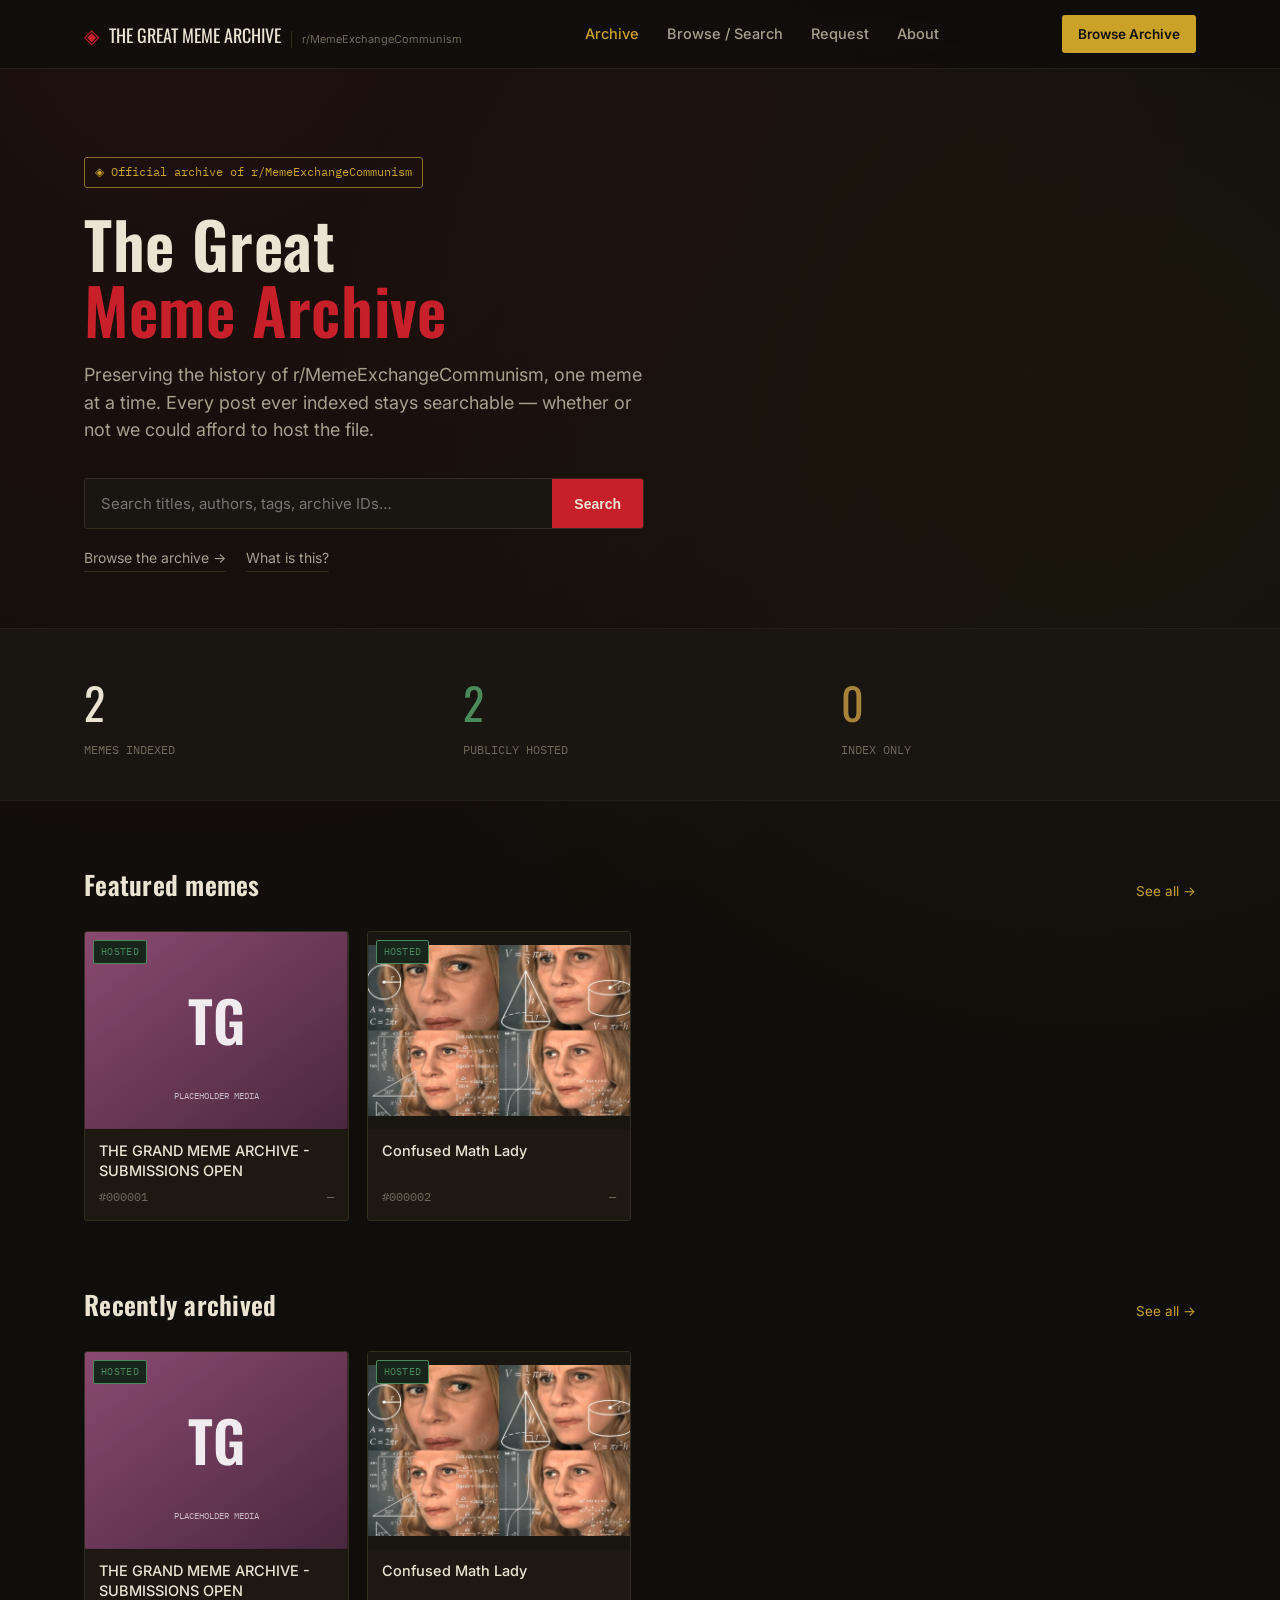
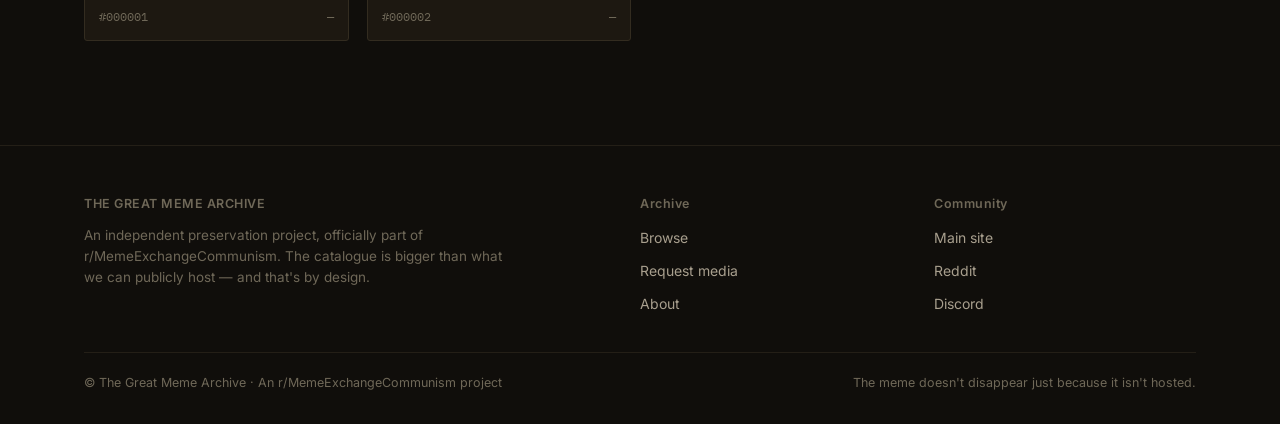
<file: index.html>
<!DOCTYPE html>
<html lang="en">
<head>
<meta charset="UTF-8">
<meta name="viewport" content="width=device-width, initial-scale=1.0">
<title>The Great Meme Archive — an r/MemeExchangeCommunism project</title>
<meta name="description" content="Preserving the history of r/MemeExchangeCommunism, one meme at a time. Search the complete catalogue — hosted or not.">
<link rel="stylesheet" href="assets/css/style.css">
</head>
<body>

<nav class="site-nav">
  <div class="container">
    <a class="brand" href="index.html">
      <span class="brand-mark">◈</span> THE GREAT MEME ARCHIVE
      <span class="brand-sub">r/MemeExchangeCommunism</span>
    </a>
    <div class="nav-links">
      <a href="index.html" data-page="index.html" class="active">Archive</a>
      <a href="browse.html" data-page="browse.html">Browse / Search</a>
      <a href="request.html" data-page="request.html">Request</a>
      <a href="about.html" data-page="about.html">About</a>
    </div>
    <a class="nav-cta" href="browse.html">Browse Archive</a>
  </div>
</nav>

<header class="hero">
  <div class="container">
    <div class="hero-kicker">◈ Official archive of r/MemeExchangeCommunism</div>
    <h1>The Great<br><span class="accent">Meme Archive</span></h1>
    <p class="lede">Preserving the history of r/MemeExchangeCommunism, one meme at a time. Every post ever indexed stays searchable — whether or not we could afford to host the file.</p>

    <form class="hero-search" onsubmit="event.preventDefault(); location.href = 'browse.html?q=' + encodeURIComponent(this.q.value);">
      <input type="text" name="q" placeholder="Search titles, authors, tags, archive IDs…" autocomplete="off">
      <button type="submit">Search</button>
    </form>
    <div class="hero-actions">
      <a href="browse.html">Browse the archive →</a>
      <a href="about.html">What is this?</a>
    </div>
  </div>
</header>

<section class="stats-strip">
  <div class="container">
    <div class="stats-row" id="stats-row"><!-- filled by JS --></div>
  </div>
</section>

<section class="section">
  <div class="container">
    <div class="section-head">
      <h2>Featured memes</h2>
      <a class="see-all" href="browse.html?sort=score">See all →</a>
    </div>
    <div class="card-grid" id="featured-grid"></div>
  </div>
</section>

<section class="section" style="padding-top:0;">
  <div class="container">
    <div class="section-head">
      <h2>Recently archived</h2>
      <a class="see-all" href="browse.html?sort=recent">See all →</a>
    </div>
    <div class="card-grid" id="recent-grid"></div>
  </div>
</section>

<footer class="site-footer">
  <div class="container">
    <div class="footer-grid">
      <div>
        <h4>THE GREAT MEME ARCHIVE</h4>
        <p class="footer-note">An independent preservation project, officially part of r/MemeExchangeCommunism. The catalogue is bigger than what we can publicly host — and that's by design.</p>
      </div>
      <div>
        <h4>Archive</h4>
        <ul>
          <li><a href="browse.html">Browse</a></li>
          <li><a href="request.html">Request media</a></li>
          <li><a href="about.html">About</a></li>
        </ul>
      </div>
      <div>
        <h4>Community</h4>
        <ul>
          <li><a href="https://royalpgytpc.github.io/MemeExchangeCommunism/" target="_blank" rel="noopener">Main site</a></li>
          <li><a href="https://www.reddit.com/r/memeexchangecommunism/" target="_blank" rel="noopener">Reddit</a></li>
          <li><a href="https://discord.gg/Sys5nNmfE7" target="_blank" rel="noopener">Discord</a></li>
        </ul>
      </div>
    </div>
    <div class="footer-bottom">
      <span>© The Great Meme Archive · An r/MemeExchangeCommunism project</span>
      <span>The meme doesn't disappear just because it isn't hosted.</span>
    </div>
  </div>
</footer>

<script src="assets/js/config.js"></script>
<script src="assets/js/data.js"></script>
<script src="assets/js/thumbnails.js"></script>
<script src="assets/js/app.js"></script>
<script>
  const stats = computeStats(ARCHIVE_DATA);
  document.getElementById("stats-row").innerHTML = `
    <div class="stat"><div class="num">${formatNum(stats.total)}</div><div class="label">MEMES INDEXED</div></div>
    <div class="stat"><div class="num hosted-color">${formatNum(stats.hosted)}</div><div class="label">PUBLICLY HOSTED</div></div>
    <div class="stat"><div class="num index-color">${formatNum(stats.indexOnly)}</div><div class="label">INDEX ONLY</div></div>
  `;

  const featured = [...ARCHIVE_DATA].filter(e => e.publicly_hosted)
    .sort((a,b) => (b.score||0) - (a.score||0)).slice(0,3);
  document.getElementById("featured-grid").innerHTML = featured.map(memeCardHTML).join("");

  const recent = [...ARCHIVE_DATA].sort((a,b) => (b.archived_date||"").localeCompare(a.archived_date||"")).slice(0,3);
  document.getElementById("recent-grid").innerHTML = recent.map(memeCardHTML).join("");
</script>
</body>
</html>
</file>
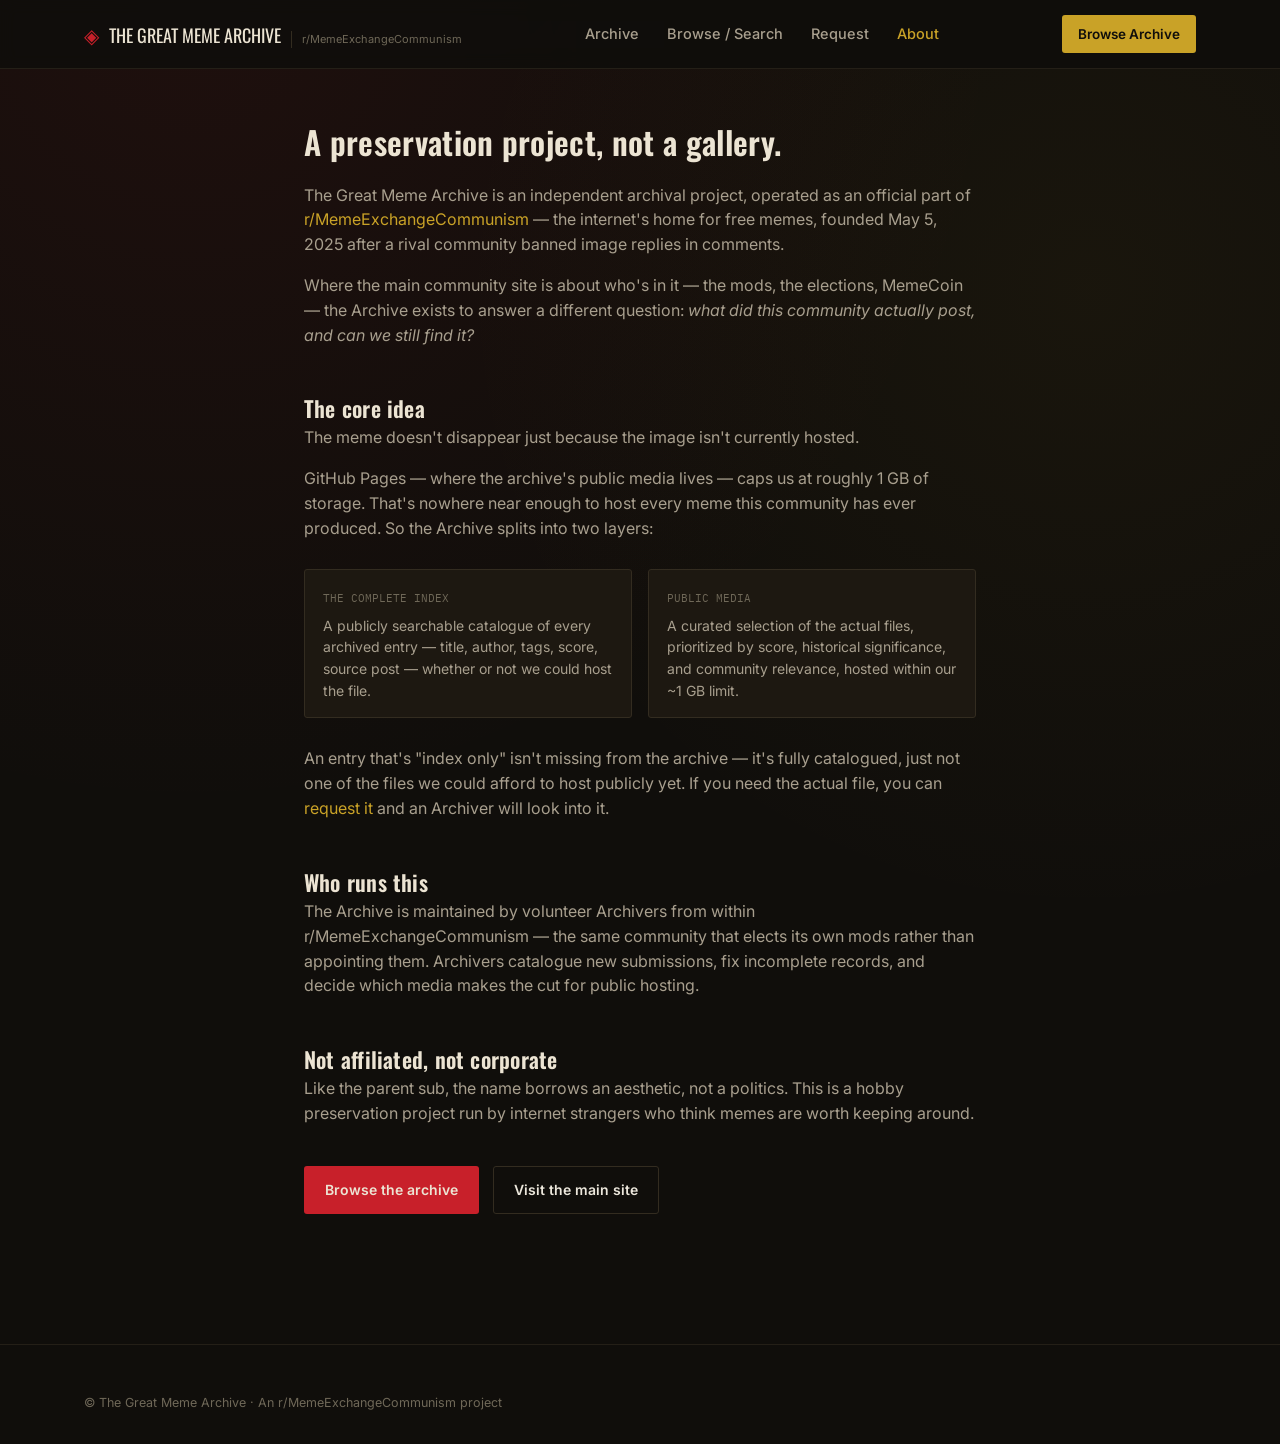
<file: about.html>
<!DOCTYPE html>
<html lang="en">
<head>
<meta charset="UTF-8">
<meta name="viewport" content="width=device-width, initial-scale=1.0">
<title>About — The Great Meme Archive</title>
<link rel="stylesheet" href="assets/css/style.css">
</head>
<body>

<nav class="site-nav">
  <div class="container">
    <a class="brand" href="index.html">
      <span class="brand-mark">◈</span> THE GREAT MEME ARCHIVE
      <span class="brand-sub">r/MemeExchangeCommunism</span>
    </a>
    <div class="nav-links">
      <a href="index.html" data-page="index.html">Archive</a>
      <a href="browse.html" data-page="browse.html">Browse / Search</a>
      <a href="request.html" data-page="request.html">Request</a>
      <a href="about.html" data-page="about.html" class="active">About</a>
    </div>
    <a class="nav-cta" href="browse.html">Browse Archive</a>
  </div>
</nav>

<div class="container" style="padding-top:48px; max-width:720px; padding-bottom:90px;">
  <h1 style="font-size:32px;">A preservation project, not a gallery.</h1>
  <p style="font-size:16px; margin-top:16px;">The Great Meme Archive is an independent archival project, operated as an official part of <a href="https://royalpgytpc.github.io/MemeExchangeCommunism/" target="_blank" rel="noopener" style="color:var(--gold);">r/MemeExchangeCommunism</a> — the internet's home for free memes, founded May 5, 2025 after a rival community banned image replies in comments.</p>

  <p>Where the main community site is about who's in it — the mods, the elections, MemeCoin — the Archive exists to answer a different question: <em>what did this community actually post, and can we still find it?</em></p>

  <h2 style="font-size:22px; margin-top:44px;">The core idea</h2>
  <p>The meme doesn't disappear just because the image isn't currently hosted.</p>
  <p>GitHub Pages — where the archive's public media lives — caps us at roughly 1 GB of storage. That's nowhere near enough to host every meme this community has ever produced. So the Archive splits into two layers:</p>

  <div style="display:grid; grid-template-columns:1fr 1fr; gap:16px; margin:28px 0;">
    <div class="dash-card">
      <div class="label" style="margin-bottom:8px;">THE COMPLETE INDEX</div>
      <p style="margin:0; font-size:14px;">A publicly searchable catalogue of every archived entry — title, author, tags, score, source post — whether or not we could host the file.</p>
    </div>
    <div class="dash-card">
      <div class="label" style="margin-bottom:8px;">PUBLIC MEDIA</div>
      <p style="margin:0; font-size:14px;">A curated selection of the actual files, prioritized by score, historical significance, and community relevance, hosted within our ~1 GB limit.</p>
    </div>
  </div>

  <p>An entry that's "index only" isn't missing from the archive — it's fully catalogued, just not one of the files we could afford to host publicly yet. If you need the actual file, you can <a href="request.html" style="color:var(--gold);">request it</a> and an Archiver will look into it.</p>

  <h2 style="font-size:22px; margin-top:44px;">Who runs this</h2>
  <p>The Archive is maintained by volunteer Archivers from within r/MemeExchangeCommunism — the same community that elects its own mods rather than appointing them. Archivers catalogue new submissions, fix incomplete records, and decide which media makes the cut for public hosting.</p>

  <h2 style="font-size:22px; margin-top:44px;">Not affiliated, not corporate</h2>
  <p>Like the parent sub, the name borrows an aesthetic, not a politics. This is a hobby preservation project run by internet strangers who think memes are worth keeping around.</p>

  <div style="margin-top:40px; display:flex; gap:14px;">
    <a class="btn btn-primary" href="browse.html">Browse the archive</a>
    <a class="btn btn-secondary" href="https://royalpgytpc.github.io/MemeExchangeCommunism/" target="_blank" rel="noopener">Visit the main site</a>
  </div>
</div>

<footer class="site-footer">
  <div class="container footer-bottom" style="border-top:none; margin-top:0; padding-top:0;">
    <span>© The Great Meme Archive · An r/MemeExchangeCommunism project</span>
  </div>
</footer>

<script src="assets/js/app.js"></script>
</body>
</html>
</file>
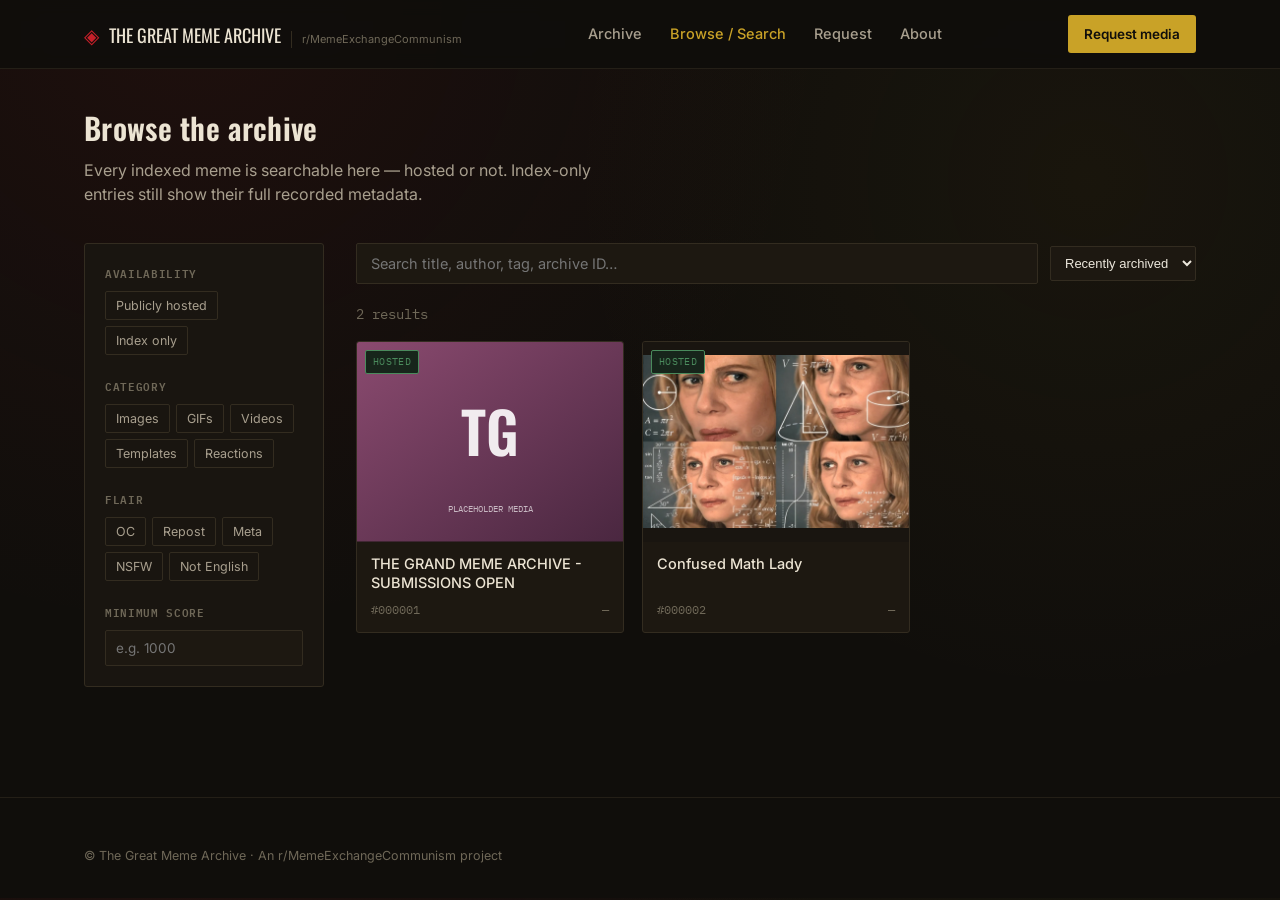
<file: browse.html>
<!DOCTYPE html>
<html lang="en">
<head>
<meta charset="UTF-8">
<meta name="viewport" content="width=device-width, initial-scale=1.0">
<title>Browse — The Great Meme Archive</title>
<link rel="stylesheet" href="assets/css/style.css">
</head>
<body>

<nav class="site-nav">
  <div class="container">
    <a class="brand" href="index.html">
      <span class="brand-mark">◈</span> THE GREAT MEME ARCHIVE
      <span class="brand-sub">r/MemeExchangeCommunism</span>
    </a>
    <div class="nav-links">
      <a href="index.html" data-page="index.html">Archive</a>
      <a href="browse.html" data-page="browse.html" class="active">Browse / Search</a>
      <a href="request.html" data-page="request.html">Request</a>
      <a href="about.html" data-page="about.html">About</a>
    </div>
    <a class="nav-cta" href="request.html">Request media</a>
  </div>
</nav>

<div class="container" style="padding-top:36px;">
  <h1 style="font-size:30px; margin-bottom:6px;">Browse the archive</h1>
  <p style="max-width:560px;">Every indexed meme is searchable here — hosted or not. Index-only entries still show their full recorded metadata.</p>
</div>

<div class="container" style="padding-top:20px; padding-bottom:70px;">
  <div class="browse-layout">

    <aside class="filter-panel">
      <div class="filter-group">
        <h4>AVAILABILITY</h4>
        <div class="filter-options">
          <button class="filter-chip" data-filter="availability" data-value="hosted">Publicly hosted</button>
          <button class="filter-chip" data-filter="availability" data-value="index-only">Index only</button>
        </div>
      </div>

      <div class="filter-group">
        <h4>CATEGORY</h4>
        <div class="filter-options">
          <button class="filter-chip" data-filter="category" data-value="images">Images</button>
          <button class="filter-chip" data-filter="category" data-value="gifs">GIFs</button>
          <button class="filter-chip" data-filter="category" data-value="videos">Videos</button>
          <button class="filter-chip" data-filter="category" data-value="templates">Templates</button>
          <button class="filter-chip" data-filter="category" data-value="reactions">Reactions</button>
        </div>
      </div>

      <div class="filter-group">
        <h4>FLAIR</h4>
        <div class="filter-options">
          <button class="filter-chip" data-filter="flair" data-value="OC">OC</button>
          <button class="filter-chip" data-filter="flair" data-value="Repost">Repost</button>
          <button class="filter-chip" data-filter="flair" data-value="Meta">Meta</button>
          <button class="filter-chip" data-filter="flair" data-value="NSFW">NSFW</button>
          <button class="filter-chip" data-filter="flair" data-value="Not English">Not English</button>
        </div>
      </div>

      <div class="filter-group">
        <h4>MINIMUM SCORE</h4>
        <input type="number" id="min-score" placeholder="e.g. 1000" min="0">
      </div>
    </aside>

    <div>
      <div class="browse-toolbar">
        <input type="text" id="search-input" placeholder="Search title, author, tag, archive ID…"
          style="flex:1; min-width:220px; background:var(--bg-card); border:1px solid var(--border); color:var(--text); padding:11px 14px; border-radius:2px; font-size:14.5px; font-family:var(--body);">
        <select id="sort-select" class="sort-select">
          <option value="recent">Recently archived</option>
          <option value="score">Most upvoted</option>
          <option value="newest">Newest</option>
          <option value="oldest">Oldest</option>
          <option value="id">Archive ID</option>
        </select>
      </div>
      <div class="result-count" id="result-count" style="margin-bottom:16px;"></div>

      <div class="card-grid" id="results-grid"></div>

      <div class="empty-state" id="empty-state" style="display:none;">
        <h3>Nothing matches those filters</h3>
        <p>Try a broader search, or clear a filter. Index-only entries are included in results too — try removing the "Publicly hosted" filter.</p>
      </div>

      <div class="pagination" id="pagination"></div>
    </div>
  </div>
</div>

<footer class="site-footer">
  <div class="container footer-bottom" style="border-top:none; margin-top:0; padding-top:0;">
    <span>© The Great Meme Archive · An r/MemeExchangeCommunism project</span>
  </div>
</footer>

<script src="assets/js/config.js"></script>
<script src="assets/js/data.js"></script>
<script src="assets/js/thumbnails.js"></script>
<script src="assets/js/app.js"></script>
<script src="assets/js/browse.js"></script>
</body>
</html>
</file>
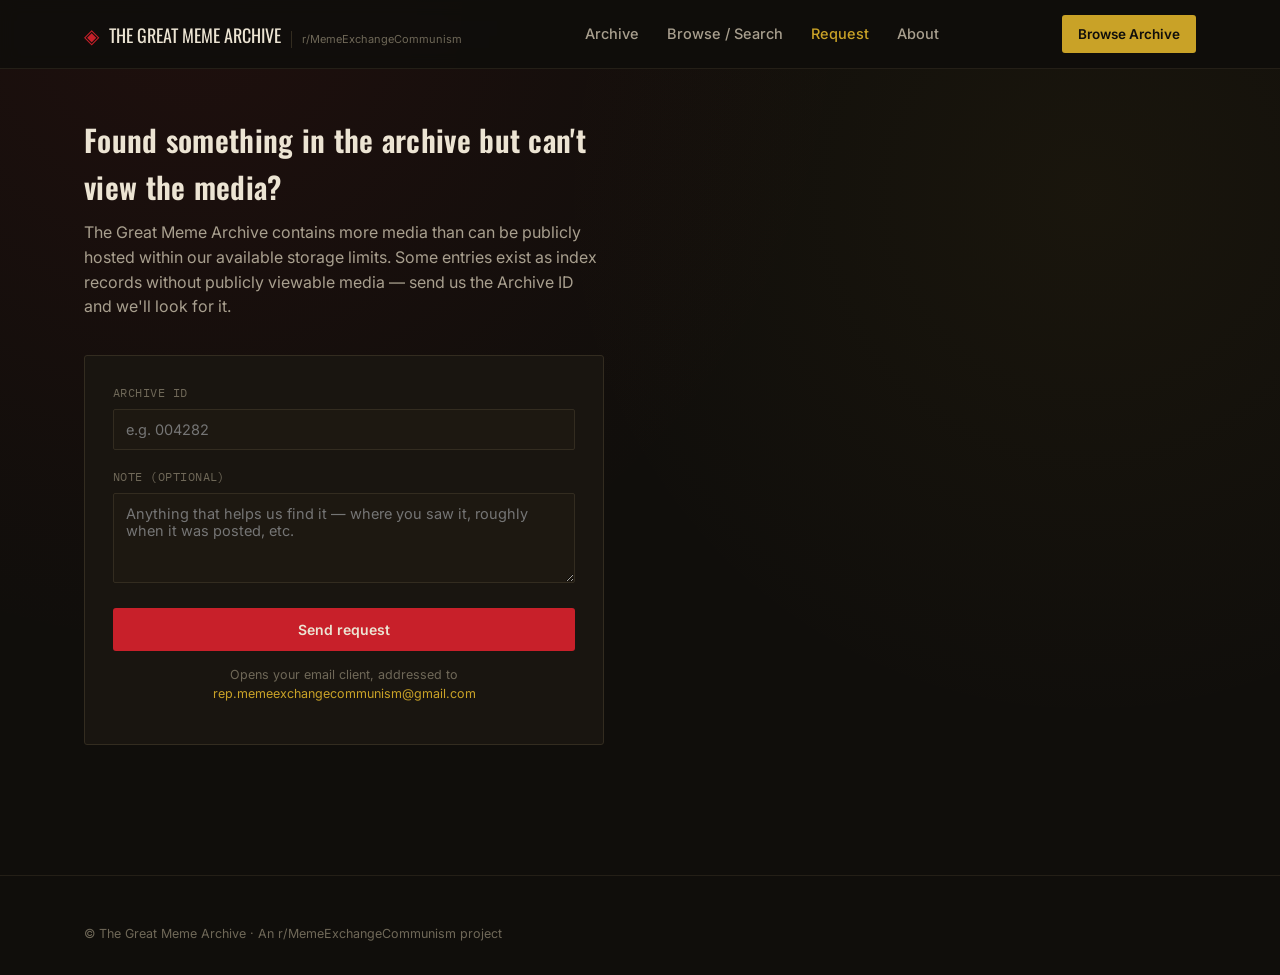
<file: request.html>
<!DOCTYPE html>
<html lang="en">
<head>
<meta charset="UTF-8">
<meta name="viewport" content="width=device-width, initial-scale=1.0">
<title>Request media — The Great Meme Archive</title>
<link rel="stylesheet" href="assets/css/style.css">
</head>
<body>

<nav class="site-nav">
  <div class="container">
    <a class="brand" href="index.html">
      <span class="brand-mark">◈</span> THE GREAT MEME ARCHIVE
      <span class="brand-sub">r/MemeExchangeCommunism</span>
    </a>
    <div class="nav-links">
      <a href="index.html" data-page="index.html">Archive</a>
      <a href="browse.html" data-page="browse.html">Browse / Search</a>
      <a href="request.html" data-page="request.html" class="active">Request</a>
      <a href="about.html" data-page="about.html">About</a>
    </div>
    <a class="nav-cta" href="browse.html">Browse Archive</a>
  </div>
</nav>

<div class="container" style="padding-top:48px; padding-bottom:90px;">
  <h1 style="font-size:30px; max-width:560px;">Found something in the archive but can't view the media?</h1>
  <p style="max-width:520px; margin-top:10px;">The Great Meme Archive contains more media than can be publicly hosted within our available storage limits. Some entries exist as index records without publicly viewable media — send us the Archive ID and we'll look for it.</p>

  <div style="margin-top:36px;">
    <form class="form-panel" id="request-form">
      <div class="notice" id="found-entry" style="display:none;">
        <span id="found-entry-text"></span>
      </div>

      <div class="field">
        <label for="req-id">ARCHIVE ID</label>
        <input type="text" id="req-id" placeholder="e.g. 004282" required>
      </div>

      <div class="field">
        <label for="req-note">NOTE (OPTIONAL)</label>
        <textarea id="req-note" placeholder="Anything that helps us find it — where you saw it, roughly when it was posted, etc."></textarea>
      </div>

      <button type="submit" class="btn btn-primary btn-block">Send request</button>
      <p class="field-hint" style="margin-top:14px; text-align:center;">
        Opens your email client, addressed to <span id="contact-email-display" style="color:var(--gold);"></span>
      </p>
    </form>
  </div>
</div>

<footer class="site-footer">
  <div class="container footer-bottom" style="border-top:none; margin-top:0; padding-top:0;">
    <span>© The Great Meme Archive · An r/MemeExchangeCommunism project</span>
  </div>
</footer>

<script src="assets/js/config.js"></script>
<script src="assets/js/data.js"></script>
<script src="assets/js/app.js"></script>
<script src="assets/js/request.js"></script>
</body>
</html>
</file>
<file: assets/css/style.css>
/* ============================================================
   THE GREAT MEME ARCHIVE — core stylesheet
   Design language: a preservation vault run by
   r/MemeExchangeCommunism. Soviet-red brand carried over from
   the parent site, paired with archival brass/gold and a
   stamped "index card" motif for the one bold moment.
   ============================================================ */

@import url('https://fonts.googleapis.com/css2?family=Oswald:wght@400;500;600;700&family=Inter:wght@400;500;600;700&family=IBM+Plex+Mono:wght@500&display=swap');

:root {
  /* ---- palette ---- */
  --bg: #100e0b;
  --bg-elevated: #191510;
  --bg-card: #1d1811;
  --border: #332c20;
  --border-soft: #241f17;

  --red: #c8202a;
  --red-dim: #7a1a20;
  --gold: #c9a227;
  --gold-dim: #8a712a;
  --paper: #ece4d3;

  --text: #ece7dc;
  --text-dim: #a89f8e;
  --text-faint: #6f6858;

  --hosted: #4a8a5c;
  --hosted-bg: #17251b;
  --index-only: #a8843a;
  --index-only-bg: #241d10;

  /* ---- type ---- */
  --display: 'Oswald', sans-serif;
  --body: 'Inter', sans-serif;
  --mono: 'IBM Plex Mono', monospace;

  --radius: 3px;
}

* { box-sizing: border-box; }
html { scroll-behavior: smooth; }

body {
  margin: 0;
  background: var(--bg);
  background-image:
    radial-gradient(circle at 15% 0%, rgba(200,32,42,0.08), transparent 45%),
    radial-gradient(circle at 85% 20%, rgba(201,162,39,0.05), transparent 40%);
  color: var(--text);
  font-family: var(--body);
  line-height: 1.55;
  -webkit-font-smoothing: antialiased;
}

a { color: inherit; text-decoration: none; }
img { max-width: 100%; display: block; }

h1, h2, h3, h4 {
  font-family: var(--display);
  font-weight: 600;
  letter-spacing: 0.01em;
  margin: 0;
  color: var(--paper);
}

p { margin: 0 0 1em; color: var(--text-dim); }

:focus-visible {
  outline: 2px solid var(--gold);
  outline-offset: 2px;
}

.container {
  max-width: 1160px;
  margin: 0 auto;
  padding: 0 24px;
}

/* ---------------- Nav ---------------- */
.site-nav {
  position: sticky;
  top: 0;
  z-index: 50;
  background: rgba(16,14,11,0.92);
  backdrop-filter: blur(8px);
  border-bottom: 1px solid var(--border-soft);
}
.site-nav .container {
  display: flex;
  align-items: center;
  justify-content: space-between;
  height: 68px;
}
.brand {
  display: flex;
  align-items: baseline;
  gap: 10px;
  font-family: var(--display);
  font-size: 18px;
  color: var(--paper);
  white-space: nowrap;
}
.brand .brand-mark {
  color: var(--red);
  font-size: 20px;
}
.brand .brand-sub {
  font-size: 11px;
  color: var(--text-faint);
  font-family: var(--body);
  border-left: 1px solid var(--border);
  padding-left: 10px;
}
.nav-links {
  display: flex;
  gap: 28px;
  font-size: 14.5px;
  font-weight: 500;
}
.nav-links a { color: var(--text-dim); transition: color .15s; }
.nav-links a:hover, .nav-links a.active { color: var(--paper); }
.nav-links a.active { color: var(--gold); }
.nav-cta {
  font-size: 13.5px;
  font-weight: 600;
  color: var(--bg);
  background: var(--gold);
  padding: 9px 16px;
  border-radius: var(--radius);
}
.nav-toggle { display: none; }

@media (max-width: 760px) {
  .nav-links { display: none; }
  .nav-toggle {
    display: block;
    background: none; border: 1px solid var(--border);
    color: var(--paper); padding: 8px 12px; border-radius: var(--radius);
  }
  .brand .brand-sub { display: none; }
}

/* ---------------- Hero ---------------- */
.hero {
  padding: 88px 0 56px;
  border-bottom: 1px solid var(--border-soft);
}
.hero-kicker {
  display: inline-flex;
  align-items: center;
  gap: 8px;
  font-family: var(--mono);
  font-size: 12px;
  color: var(--gold);
  border: 1px solid var(--gold-dim);
  padding: 5px 10px;
  border-radius: var(--radius);
  margin-bottom: 22px;
}
.hero h1 {
  font-size: clamp(38px, 6vw, 64px);
  line-height: 1.04;
  max-width: 780px;
}
.hero h1 .accent { color: var(--red); }
.hero .lede {
  font-size: 18px;
  max-width: 560px;
  margin-top: 18px;
}
.hero-search {
  margin-top: 34px;
  display: flex;
  max-width: 560px;
  border: 1px solid var(--border);
  background: var(--bg-elevated);
  border-radius: var(--radius);
  overflow: hidden;
}
.hero-search input {
  flex: 1;
  background: transparent;
  border: none;
  padding: 15px 16px;
  color: var(--text);
  font-size: 15px;
  font-family: var(--body);
}
.hero-search input:focus { outline: none; }
.hero-search button {
  background: var(--red);
  color: var(--paper);
  border: none;
  padding: 0 22px;
  font-weight: 600;
  font-size: 14px;
  cursor: pointer;
}
.hero-actions {
  margin-top: 18px;
  display: flex;
  gap: 20px;
  font-size: 14px;
}
.hero-actions a { color: var(--text-dim); border-bottom: 1px solid var(--border); padding-bottom: 2px; }
.hero-actions a:hover { color: var(--gold); border-color: var(--gold-dim); }

/* ---------------- Stats strip ---------------- */
.stats-strip {
  padding: 40px 0;
  border-bottom: 1px solid var(--border-soft);
  background: var(--bg-elevated);
}
.stats-row {
  display: grid;
  grid-template-columns: repeat(3, 1fr);
  gap: 24px;
  text-align: left;
}
.stat .num {
  font-family: var(--display);
  font-size: clamp(30px, 4vw, 44px);
  color: var(--paper);
}
.stat .num.hosted-color { color: var(--hosted); }
.stat .num.index-color { color: var(--index-only); }
.stat .label {
  font-family: var(--mono);
  font-size: 12px;
  color: var(--text-faint);
  margin-top: 4px;
}
@media (max-width: 640px) {
  .stats-row { grid-template-columns: 1fr; gap: 20px; }
}

/* ---------------- Sections ---------------- */
.section { padding: 64px 0; }
.section-head {
  display: flex;
  align-items: baseline;
  justify-content: space-between;
  margin-bottom: 26px;
  gap: 16px;
  flex-wrap: wrap;
}
.section-head h2 { font-size: 26px; }
.section-head .see-all { font-size: 13.5px; color: var(--gold); }

.card-grid {
  display: grid;
  grid-template-columns: repeat(auto-fill, minmax(230px, 1fr));
  gap: 18px;
}

/* ---------------- Meme card ---------------- */
.meme-card {
  border: 1px solid var(--border);
  background: var(--bg-card);
  border-radius: var(--radius);
  overflow: hidden;
  display: flex;
  flex-direction: column;
  transition: border-color .15s, transform .15s;
}
.meme-card:hover { border-color: var(--gold-dim); transform: translateY(-2px); }

.meme-thumb {
  aspect-ratio: 4 / 3;
  position: relative;
  background: var(--bg-elevated);
  display: flex;
  align-items: center;
  justify-content: center;
  overflow: hidden;
}
.meme-thumb svg { width: 100%; height: 100%; }

.meme-thumb.unhosted {
  flex-direction: column;
  gap: 8px;
  color: var(--text-faint);
}
.meme-thumb.unhosted .lock-icon { font-size: 22px; opacity: .6; }
.meme-thumb.unhosted .unhosted-label {
  font-family: var(--mono);
  font-size: 11px;
  letter-spacing: 0.04em;
  text-align: center;
  padding: 0 10px;
}

.status-chip {
  position: absolute;
  top: 8px;
  left: 8px;
  font-family: var(--mono);
  font-size: 10px;
  padding: 3px 7px;
  border-radius: 2px;
  letter-spacing: 0.03em;
}
.status-chip.hosted { background: var(--hosted-bg); color: var(--hosted); border: 1px solid var(--hosted); }
.status-chip.index-only { background: var(--index-only-bg); color: var(--index-only); border: 1px solid var(--index-only); }

.meme-info { padding: 12px 14px 14px; flex: 1; display: flex; flex-direction: column; gap: 8px; }
.meme-title { font-size: 14.5px; color: var(--paper); font-weight: 500; line-height: 1.35; }
.meme-title.untitled { color: var(--text-faint); font-style: italic; font-weight: 400; }
.meme-meta {
  display: flex;
  align-items: center;
  justify-content: space-between;
  font-family: var(--mono);
  font-size: 11.5px;
  color: var(--text-faint);
  margin-top: auto;
}
.meme-meta .score { color: var(--gold); }

/* ---------------- Buttons ---------------- */
.btn {
  display: inline-flex;
  align-items: center;
  justify-content: center;
  gap: 8px;
  font-family: var(--body);
  font-weight: 600;
  font-size: 14px;
  padding: 12px 20px;
  border-radius: var(--radius);
  border: 1px solid transparent;
  cursor: pointer;
}
.btn-primary { background: var(--red); color: var(--paper); }
.btn-primary:hover { background: #a91a22; }
.btn-secondary { background: transparent; border-color: var(--border); color: var(--text); }
.btn-secondary:hover { border-color: var(--gold-dim); color: var(--gold); }
.btn-gold { background: var(--gold); color: var(--bg); }
.btn-gold:hover { background: #b8922a; }
.btn-danger { background: transparent; border-color: var(--red-dim); color: var(--red); }
.btn-danger:hover { background: rgba(200,32,42,0.1); }
.btn:disabled { opacity: .4; cursor: not-allowed; }
.btn-sm { padding: 8px 14px; font-size: 13px; }
.btn-block { width: 100%; }

/* ---------------- Footer ---------------- */
.site-footer {
  border-top: 1px solid var(--border-soft);
  padding: 48px 0 32px;
  margin-top: 40px;
}
.footer-grid {
  display: grid;
  grid-template-columns: 2fr 1fr 1fr;
  gap: 32px;
}
.footer-grid h4 { font-family: var(--body); font-size: 12.5px; color: var(--text-faint); letter-spacing: 0.04em; margin-bottom: 12px; }
.footer-grid ul { list-style: none; margin: 0; padding: 0; display: flex; flex-direction: column; gap: 8px; }
.footer-grid a { color: var(--text-dim); font-size: 14px; }
.footer-grid a:hover { color: var(--gold); }
.footer-note { color: var(--text-faint); font-size: 13.5px; max-width: 420px; }
.footer-bottom {
  margin-top: 36px;
  padding-top: 20px;
  border-top: 1px solid var(--border-soft);
  display: flex;
  justify-content: space-between;
  flex-wrap: wrap;
  gap: 10px;
  font-size: 12.5px;
  color: var(--text-faint);
}
@media (max-width: 700px) {
  .footer-grid { grid-template-columns: 1fr; }
}

/* ---------------- Archive ID stamp (the one bold motif) ---------------- */
.id-stamp {
  display: inline-flex;
  flex-direction: column;
  align-items: center;
  border: 2px solid var(--gold-dim);
  border-radius: 4px;
  padding: 8px 16px;
  transform: rotate(-2deg);
  font-family: var(--mono);
}
.id-stamp .stamp-label { font-size: 9px; letter-spacing: 0.12em; color: var(--gold-dim); }
.id-stamp .stamp-id { font-size: 20px; color: var(--gold); font-weight: 500; }

/* ---------------- Browse layout ---------------- */
.browse-layout {
  display: grid;
  grid-template-columns: 240px 1fr;
  gap: 32px;
  align-items: start;
}
@media (max-width: 860px) {
  .browse-layout { grid-template-columns: 1fr; }
}

.filter-panel {
  border: 1px solid var(--border);
  background: var(--bg-elevated);
  border-radius: var(--radius);
  padding: 20px;
  position: sticky;
  top: 88px;
}
.filter-group { margin-bottom: 22px; }
.filter-group:last-child { margin-bottom: 0; }
.filter-group h4 {
  font-family: var(--mono);
  font-size: 11px;
  letter-spacing: 0.06em;
  color: var(--text-faint);
  margin-bottom: 10px;
}
.filter-options { display: flex; flex-wrap: wrap; gap: 6px; }
.filter-chip {
  font-size: 12.5px;
  padding: 6px 10px;
  border: 1px solid var(--border);
  border-radius: 2px;
  color: var(--text-dim);
  cursor: pointer;
  background: transparent;
  font-family: var(--body);
}
.filter-chip.active { border-color: var(--gold); color: var(--gold); background: rgba(201,162,39,0.08); }
.filter-panel input[type="text"],
.filter-panel input[type="number"],
.filter-panel select {
  width: 100%;
  background: var(--bg-card);
  border: 1px solid var(--border);
  color: var(--text);
  padding: 9px 10px;
  border-radius: 2px;
  font-size: 13.5px;
  font-family: var(--body);
}

.browse-toolbar {
  display: flex;
  justify-content: space-between;
  align-items: center;
  margin-bottom: 20px;
  flex-wrap: wrap;
  gap: 12px;
}
.result-count { font-size: 13.5px; color: var(--text-faint); font-family: var(--mono); }
.sort-select {
  background: var(--bg-card);
  border: 1px solid var(--border);
  color: var(--text);
  padding: 8px 10px;
  border-radius: 2px;
  font-size: 13px;
}

.pagination { display: flex; justify-content: center; gap: 8px; margin-top: 36px; }
.page-btn {
  min-width: 36px; height: 36px;
  display: flex; align-items: center; justify-content: center;
  border: 1px solid var(--border);
  border-radius: 2px;
  font-size: 13px;
  color: var(--text-dim);
  cursor: pointer;
  background: transparent;
}
.page-btn.active { border-color: var(--gold); color: var(--gold); }
.page-btn:disabled { opacity: .35; cursor: not-allowed; }

.empty-state {
  padding: 70px 20px;
  text-align: center;
  border: 1px dashed var(--border);
  border-radius: var(--radius);
  color: var(--text-faint);
}
.empty-state h3 { color: var(--text-dim); margin-bottom: 8px; font-size: 18px; }

/* ---------------- Entry detail ---------------- */
.entry-layout {
  display: grid;
  grid-template-columns: 1.3fr 1fr;
  gap: 40px;
  align-items: start;
}
@media (max-width: 860px) {
  .entry-layout { grid-template-columns: 1fr; }
}
.entry-media {
  border: 1px solid var(--border);
  border-radius: var(--radius);
  overflow: hidden;
  background: var(--bg-elevated);
}
.entry-media-frame { aspect-ratio: 4/3; display: flex; align-items: center; justify-content: center; }
.entry-media-frame svg { width: 100%; height: 100%; }
.entry-media-frame img { width: 100%; height: 100%; object-fit: contain; }
.unhosted-block {
  padding: 60px 30px;
  text-align: center;
  border: 1px dashed var(--border);
  border-radius: var(--radius);
  background: var(--bg-elevated);
}
.unhosted-block .lock-icon { font-size: 30px; color: var(--index-only); margin-bottom: 14px; }
.unhosted-block p { max-width: 380px; margin: 10px auto 22px; }

.entry-title { font-size: 26px; margin: 20px 0 6px; }
.entry-actions { display: flex; gap: 10px; margin-top: 16px; }

.record-table { border-top: 1px solid var(--border-soft); margin-top: 8px; }
.record-row {
  display: grid;
  grid-template-columns: 140px 1fr;
  gap: 12px;
  padding: 12px 0;
  border-bottom: 1px solid var(--border-soft);
  font-size: 14px;
}
.record-row .k { font-family: var(--mono); font-size: 11px; letter-spacing: 0.05em; color: var(--text-faint); padding-top: 2px; }
.record-row .v { color: var(--text); }
.record-row .v.missing { color: var(--text-faint); font-style: italic; }
.tag-pill {
  display: inline-block;
  font-size: 12px;
  padding: 3px 9px;
  border-radius: 12px;
  border: 1px solid var(--border);
  color: var(--text-dim);
  margin: 2px 6px 2px 0;
}
.incomplete-flag {
  display: inline-flex;
  align-items: center;
  gap: 6px;
  font-family: var(--mono);
  font-size: 11.5px;
  color: var(--index-only);
  margin-top: 14px;
}

/* ---------------- Forms (request / archiver) ---------------- */
.form-panel {
  max-width: 520px;
  border: 1px solid var(--border);
  background: var(--bg-elevated);
  border-radius: var(--radius);
  padding: 28px;
}
.field { margin-bottom: 18px; }
.field label {
  display: block;
  font-family: var(--mono);
  font-size: 11.5px;
  letter-spacing: 0.04em;
  color: var(--text-faint);
  margin-bottom: 7px;
}
.field input, .field textarea, .field select {
  width: 100%;
  background: var(--bg-card);
  border: 1px solid var(--border);
  color: var(--text);
  padding: 11px 12px;
  border-radius: 2px;
  font-size: 14.5px;
  font-family: var(--body);
}
.field textarea { resize: vertical; min-height: 90px; }
.field-hint { font-size: 12.5px; color: var(--text-faint); margin-top: 6px; }
.field-row { display: grid; grid-template-columns: 1fr 1fr; gap: 14px; }
@media (max-width: 560px) { .field-row { grid-template-columns: 1fr; } }

.notice {
  border-left: 3px solid var(--gold-dim);
  background: var(--bg-elevated);
  padding: 14px 16px;
  border-radius: 2px;
  font-size: 14px;
  color: var(--text-dim);
  margin-bottom: 24px;
}
.notice.warn { border-left-color: var(--red); }
.notice strong { color: var(--paper); }

.toast {
  position: fixed;
  bottom: 24px;
  left: 50%;
  transform: translateX(-50%) translateY(12px);
  background: var(--bg-card);
  border: 1px solid var(--gold-dim);
  color: var(--paper);
  padding: 12px 20px;
  border-radius: var(--radius);
  font-size: 14px;
  opacity: 0;
  pointer-events: none;
  transition: opacity .2s, transform .2s;
  z-index: 100;
}
.toast.show { opacity: 1; transform: translateX(-50%) translateY(0); pointer-events: auto; }

.content-warning-backdrop { position:fixed; inset:0; z-index:400; display:flex; align-items:center; justify-content:center; padding:20px; background:rgba(0,0,0,0.78); }
.content-warning { max-width:500px; width:100%; padding:26px; background:var(--bg-elevated); border:1px solid var(--gold-dim); border-radius:4px; box-shadow:0 12px 40px rgba(0,0,0,0.45); }
.content-warning h2 { font-size:22px; margin-bottom:10px; }
.content-warning p { color:var(--text-dim); margin:0 0 18px; }
.content-warning label { display:flex; gap:9px; align-items:center; color:var(--text); font-size:13px; }
.content-warning-actions { display:flex; gap:10px; justify-content:flex-end; margin-top:22px; }

/* ---------------- Archiver ---------------- */
.archiver-shell { display: grid; grid-template-columns: 200px 1fr; min-height: calc(100vh - 68px); }
.archiver-side {
  border-right: 1px solid var(--border-soft);
  padding: 24px 16px;
  background: var(--bg-elevated);
}
.archiver-side a {
  display: block;
  padding: 10px 12px;
  border-radius: 2px;
  font-size: 14px;
  color: var(--text-dim);
  margin-bottom: 4px;
}
.archiver-side a.active, .archiver-side a:hover { background: rgba(200,32,42,0.1); color: var(--paper); }
.archiver-main { padding: 32px; }
@media (max-width: 800px) {
  .archiver-shell { grid-template-columns: 1fr; }
  .archiver-side { display: flex; overflow-x: auto; border-right: none; border-bottom: 1px solid var(--border-soft); }
  .archiver-side a { white-space: nowrap; margin-bottom: 0; }
}

.dash-grid { display: grid; grid-template-columns: repeat(auto-fit, minmax(160px, 1fr)); gap: 14px; margin-bottom: 36px; }
.dash-card {
  border: 1px solid var(--border);
  background: var(--bg-card);
  border-radius: var(--radius);
  padding: 16px 18px;
}
.dash-card .num { font-family: var(--display); font-size: 28px; color: var(--paper); }
.dash-card .num.warn { color: var(--index-only); }
.dash-card .num.danger { color: var(--red); }
.dash-card .label { font-family: var(--mono); font-size: 11px; color: var(--text-faint); margin-top: 4px; }

.storage-bar-track {
  height: 10px;
  background: var(--bg-card);
  border: 1px solid var(--border);
  border-radius: 6px;
  overflow: hidden;
  margin: 10px 0 6px;
}
.storage-bar-fill { height: 100%; background: linear-gradient(90deg, var(--gold-dim), var(--gold)); }

table.scan-table { width: 100%; border-collapse: collapse; font-size: 13.5px; }
table.scan-table th {
  text-align: left;
  font-family: var(--mono);
  font-size: 11px;
  color: var(--text-faint);
  padding: 10px 12px;
  border-bottom: 1px solid var(--border);
}
table.scan-table td { padding: 10px 12px; border-bottom: 1px solid var(--border-soft); color: var(--text-dim); }
table.scan-table tr:hover td { background: rgba(255,255,255,0.02); }
.tag-flag {
  font-family: var(--mono);
  font-size: 10.5px;
  padding: 3px 7px;
  border-radius: 2px;
}
.tag-flag.unregistered { background: rgba(200,32,42,0.12); color: var(--red); }
.tag-flag.duplicate { background: rgba(201,162,39,0.12); color: var(--gold); }
.tag-flag.incomplete { background: rgba(168,132,58,0.15); color: var(--index-only); }

.login-shell {
  min-height: calc(100vh - 68px);
  display: flex;
  align-items: center;
  justify-content: center;
  padding: 40px 20px;
}

.section-title-sm {
  font-family: var(--mono);
  font-size: 11.5px;
  letter-spacing: 0.06em;
  color: var(--text-faint);
  margin: 32px 0 14px;
}
</file>
